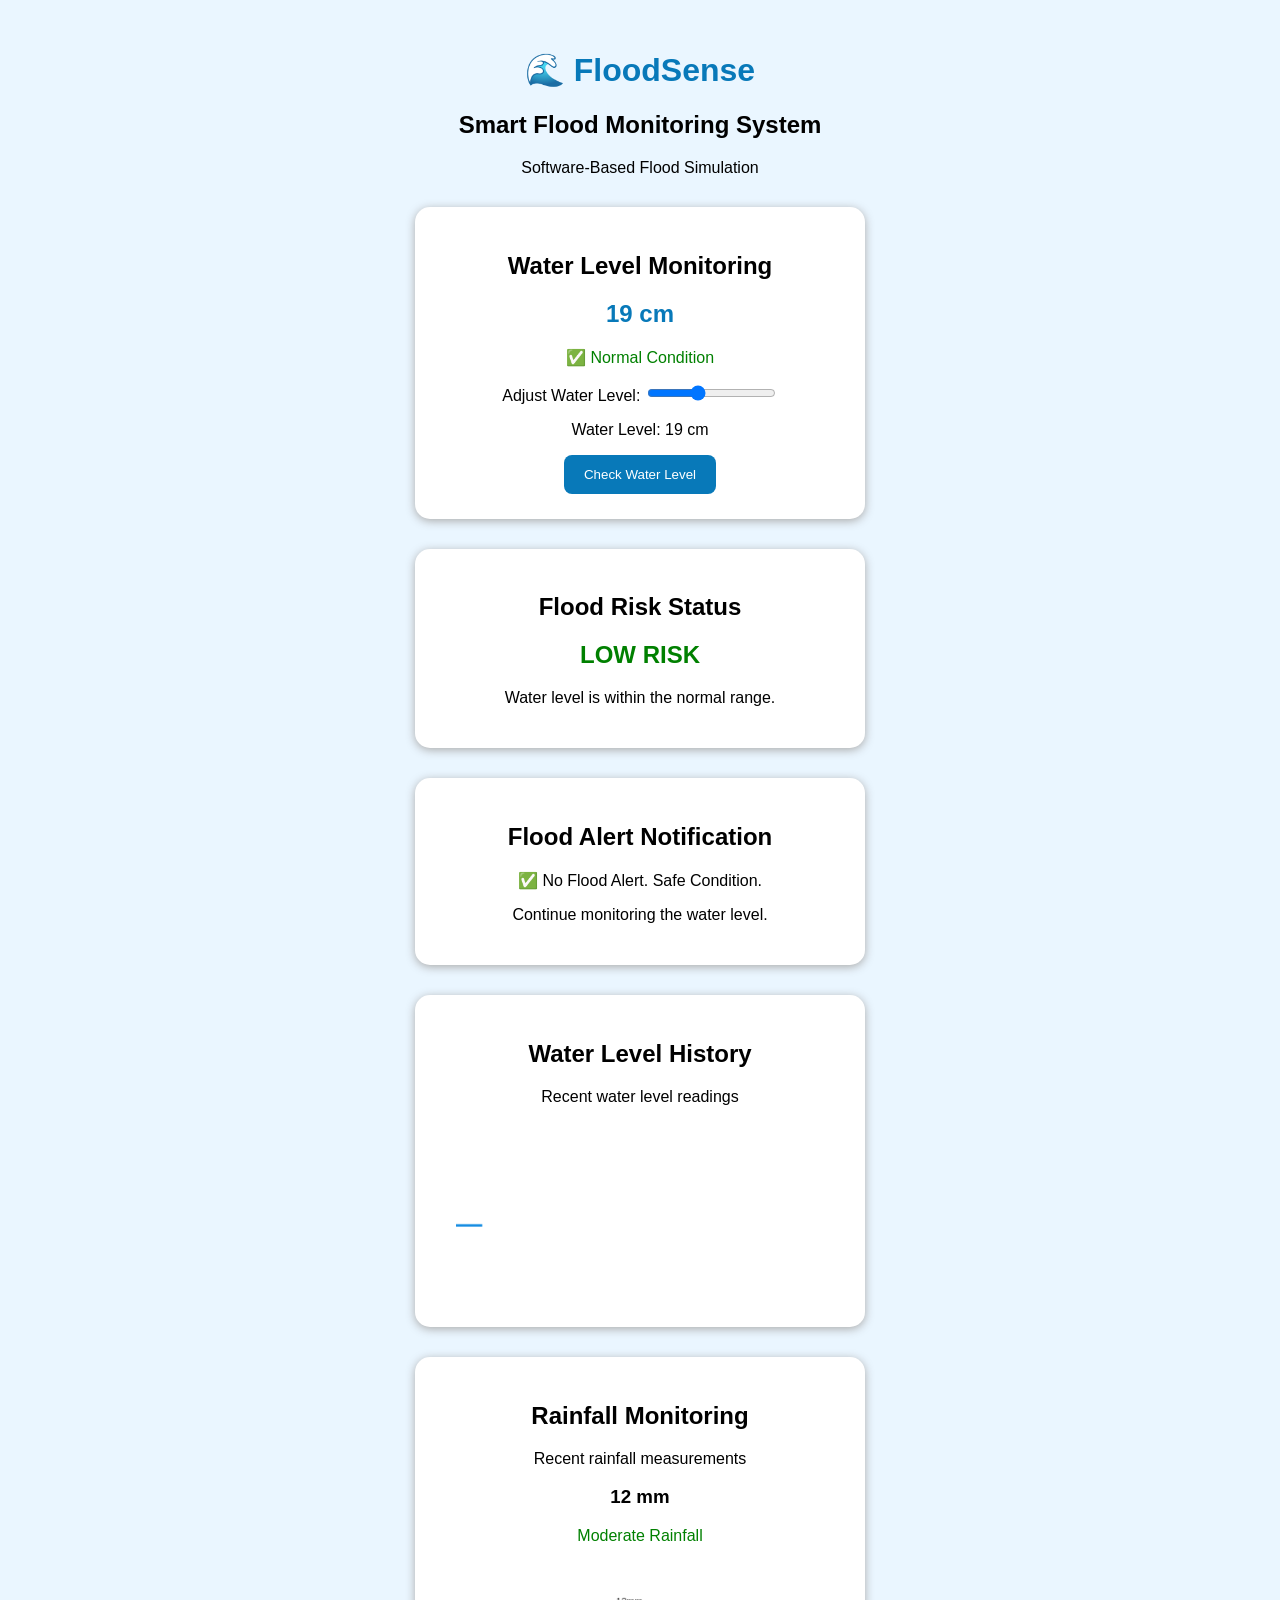
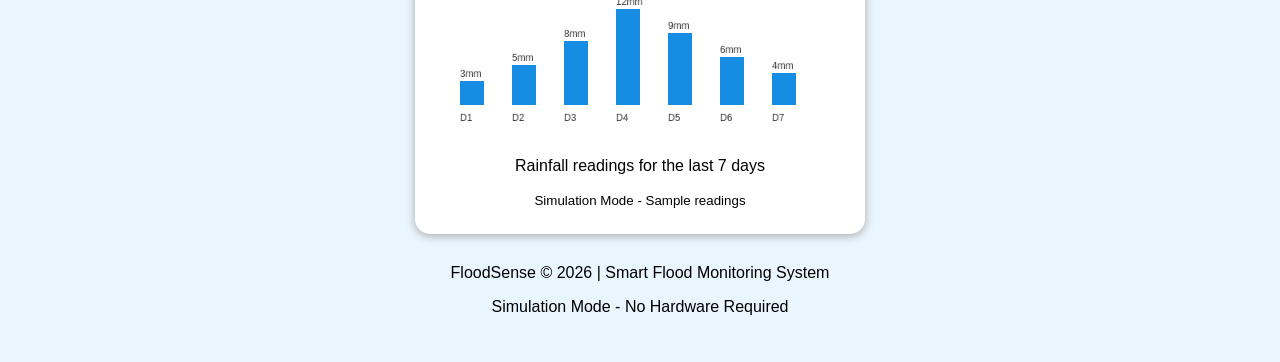
<file: index.html>
<!DOCTYPE html>
<html lang="en">
<head>
    <meta charset="UTF-8">
    <meta name="viewport" content="width=device-width, initial-scale=1.0">
    <title>FloodSense - Smart Flood Monitoring</title>
    <link rel="stylesheet" href="style.css">
</head>

<body>

    <!-- FEATURE 1: HEADER -->
    <header>
        <h1>🌊 FloodSense</h1>
        <h2>Smart Flood Monitoring System</h2>
        <p>Software-Based Flood Simulation</p>
    </header>

    <main>

        <!-- FEATURE 2: WATER LEVEL MONITORING -->
        <section class="card">
            <h2>Water Level Monitoring</h2>

            <h1 id="water">19 cm</h1>

            <p id="status">✅ Normal Condition</p>

            <label for="waterSlider">
                Adjust Water Level:
            </label>

            <input
                type="range"
                id="waterSlider"
                min="0"
                max="50"
                value="19"
                oninput="updateWaterLevel()"
            >

            <p>Water Level: <span id="sliderValue">19</span> cm</p>

            <button onclick="checkLevel()">
                Check Water Level
            </button>
        </section>

        <!-- FEATURE 3: FLOOD RISK STATUS -->
        <section class="card">
            <h2>Flood Risk Status</h2>

            <h2 id="risk">LOW RISK</h2>

            <p id="riskDescription">
                Water level is within the normal range.
            </p>
        </section>

        <!-- FEATURE 4: ALERT MESSAGE -->
        <section class="card">
            <h2>Flood Alert Notification</h2>

            <p id="alert">
                ✅ No Flood Alert. Safe Condition.
            </p>

            <p id="recommendation">
                Continue monitoring the water level.
            </p>
        </section>

    </main>

    <footer>
        <p>FloodSense © 2026 | Smart Flood Monitoring System</p>
        <p>Simulation Mode - No Hardware Required</p>
    </footer>

    <script>

        // INITIAL WATER LEVEL
        let currentLevel = 19;

        // UPDATE WATER LEVEL USING SLIDER
        function updateWaterLevel() {

            currentLevel = Number(
                document.getElementById("waterSlider").value
            );

            document.getElementById("sliderValue").innerHTML =
                currentLevel;

            checkLevel();
        }

        // CHECK FLOOD LEVEL
        function checkLevel() {

            let water = document.getElementById("water");
            let status = document.getElementById("status");
            let risk = document.getElementById("risk");
            let description =
                document.getElementById("riskDescription");
            let alert = document.getElementById("alert");
            let recommendation =
                document.getElementById("recommendation");

            water.innerHTML = currentLevel + " cm";

            if (currentLevel < 20) {

                status.innerHTML = "✅ Normal Condition";
                status.style.color = "green";

                risk.innerHTML = "LOW RISK";
                risk.style.color = "green";

                description.innerHTML =
                    "Water level is within the normal range.";

                alert.innerHTML =
                    "✅ No Flood Alert. Safe Condition.";

                recommendation.innerHTML =
                    "Continue monitoring the water level.";

            }

            else if (currentLevel < 35) {

                status.innerHTML = "⚠️ WARNING! Water Rising";
                status.style.color = "orange";

                risk.innerHTML = "MEDIUM RISK";
                risk.style.color = "orange";

                description.innerHTML =
                    "Water level is increasing. Stay alert.";

                alert.innerHTML =
                    "⚠️ Warning! Water level is rising.";

                recommendation.innerHTML =
                    "Be prepared and monitor the situation.";

            }

            else {

                status.innerHTML = "🚨 FLOOD ALERT!";
                status.style.color = "red";

                risk.innerHTML = "HIGH RISK";
                risk.style.color = "red";

                description.innerHTML =
                    "Dangerous water level detected.";

                alert.innerHTML =
                    "🚨 FLOOD ALERT! High water level detected.";

                recommendation.innerHTML =
                    "Move to a safe location and contact emergency services.";

                alertMessage();
            }
        }

        // FLOOD ALERT NOTIFICATION
        function alertMessage() {
            if (currentLevel >= 35) {
                console.log("FLOOD ALERT! High water level detected.");
            }
        }

        // INITIAL DISPLAY
        // FEATURE: WATER LEVEL HISTORY GRAPH

const historyCard = document.createElement("section");
historyCard.className = "card";
historyCard.innerHTML = `
  <h2>Water Level History</h2>
  <p>Recent water level readings</p>
  <canvas id="waterHistoryChart"
    width="500" height="220"
    style="width:100%;max-width:500px;">
  </canvas>
`;

document.querySelector("main").appendChild(historyCard);

const waterHistory = [];

function updateWaterHistory() {
  waterHistory.push(currentLevel);

  if (waterHistory.length > 15) {
    waterHistory.shift();
  }

  const canvas = document.getElementById("waterHistoryChart");
  const ctx = canvas.getContext("2d");

  ctx.clearRect(0, 0, canvas.width, canvas.height);

  ctx.beginPath();
  ctx.strokeStyle = "#168de2";
  ctx.lineWidth = 3;

  waterHistory.forEach((level, index) => {
    const x = 20 + index * (460 / 14);
    const y = 190 - (level / 50) * 160;

    if (index === 0) {
      ctx.moveTo(x, y);
    } else {
      ctx.lineTo(x, y);
    }
  });

  ctx.stroke();
}

const originalCheckLevel = checkLevel;

checkLevel = function() {
  originalCheckLevel();
  updateWaterHistory();
};

updateWaterHistory();
        checkLevel();

// FEATURE: RAINFALL MONITORING

const rainCardNew = document.createElement("section");
rainCardNew.className = "card";

rainCardNew.innerHTML = `
  <h2>Rainfall Monitoring</h2>
  <p>Recent rainfall measurements</p>
  <h3>12 mm</h3>
  <p style="color:green;">Moderate Rainfall</p>
  <canvas id="rainChartNew"
    width="500" height="220"
    style="width:100%;max-width:500px;">
  </canvas>
  <p>Rainfall readings for the last 7 days</p>
  <small>Simulation Mode - Sample readings</small>
`;

const mainArea = document.querySelector("main");

if (mainArea) {
  mainArea.appendChild(rainCardNew);

  const rainCanvasNew =
    document.getElementById("rainChartNew");

  const rainCtxNew = rainCanvasNew.getContext("2d");

  const rainValuesNew = [3, 5, 8, 12, 9, 6, 4];

  rainValuesNew.forEach((value, index) => {
    const x = 25 + index * 65;
    const barHeight = value * 10;
    const y = 180 - barHeight;

    rainCtxNew.fillStyle = "#168de2";
    rainCtxNew.fillRect(x, y, 30, barHeight);

    rainCtxNew.fillStyle = "#333";
    rainCtxNew.font = "12px Arial";
    rainCtxNew.fillText(value + "mm", x, y - 5);
    rainCtxNew.fillText("D" + (index + 1), x, 200);
  });
} else {
  console.error("Main section not found!");
}
    </script>


</body>
</html>
</file>
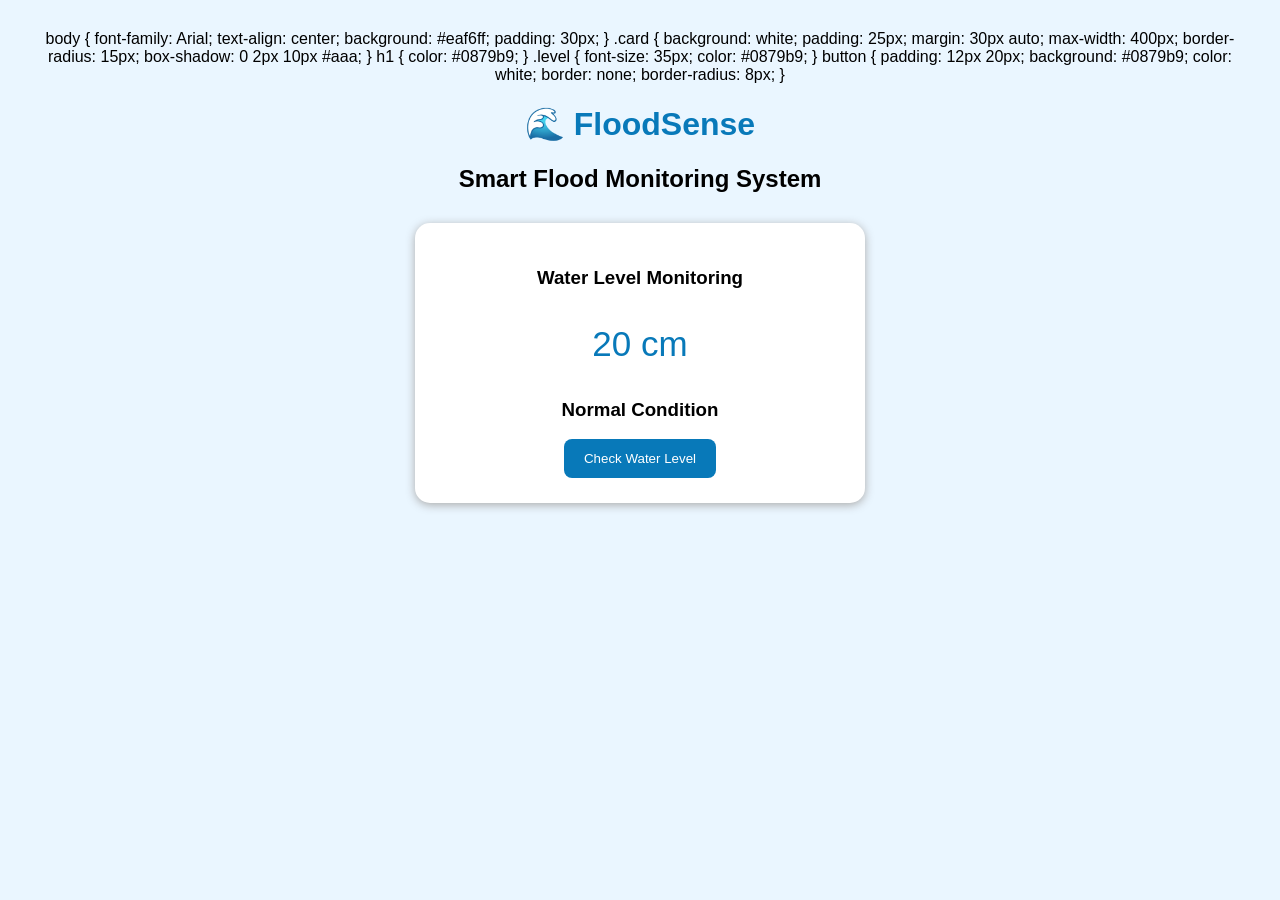
<file: Software/index.html>
<!DOCTYPE html>
<html>
<head>
    <title>FloodSense Dashboard</title>
    <link rel="stylesheet"
href="style.css">
        body {
            font-family: Arial;
            text-align: center;
            background: #eaf6ff;
            padding: 30px;
        }
        .card {
            background: white;
            padding: 25px;
            margin: 30px auto;
            max-width: 400px;
            border-radius: 15px;
            box-shadow: 0 2px 10px #aaa;
        }
        h1 { color: #0879b9; }
        .level {
            font-size: 35px;
            color: #0879b9;
        }
        button {
            padding: 12px 20px;
            background: #0879b9;
            color: white;
            border: none;
            border-radius: 8px;
        }
    </style>
</head>
<body>

<h1>🌊 FloodSense</h1>
<h2>Smart Flood Monitoring System</h2>

<div class="card">
    <h3>Water Level Monitoring</h3>
    <p class="level" id="water">20 cm</p>
    <h3 id="status">Normal Condition</h3>
    <button onclick="checkLevel()">Check Water Level</button>
</div>

<script>
function checkLevel() {
    let level = Math.floor(Math.random() * 40) + 1;

    document.getElementById("water").innerHTML =
        level + " cm";

    if (level < 10) {
        document.getElementById("status").innerHTML =
            "🚨 FLOOD ALERT!";
    } else {
        document.getElementById("status").innerHTML =
            "✅ Normal Condition";
    }
}
</script>

</body>
</html>
</file>
<file: style.css>
body {
    font-family: Arial, sans-serif;
    background: #eaf6ff;
    text-align: center;
    margin: 0;
    padding: 30px;
}

h1 {
    color: #0879b9;
}

.card {
    background: white;
    padding: 25px;
    margin: 30px auto;
    max-width: 400px;
    border-radius: 15px;
    box-shadow: 0 2px 10px #aaa;
}

.level {
    font-size: 35px;
    color: #0879b9;
}

button {
    padding: 12px 20px;
    background: #0879b9;
    color: white;
    border: none;
    border-radius: 8px;
    cursor: pointer;
}
</file>
<file: Software/style.css>
body {
    font-family: Arial, sans-serif;
    background: #eaf6ff;
    text-align: center;
    margin: 0;
    padding: 30px;
}

h1 {
    color: #0879b9;
}

.card {
    background: white;
    padding: 25px;
    margin: 30px auto;
    max-width: 400px;
    border-radius: 15px;
    box-shadow: 0 2px 10px #aaa;
}

.level {
    font-size: 35px;
    color: #0879b9;
}

button {
    padding: 12px 20px;
    background: #0879b9;
    color: white;
    border: none;
    border-radius: 8px;
    cursor: pointer;
}
</file>
